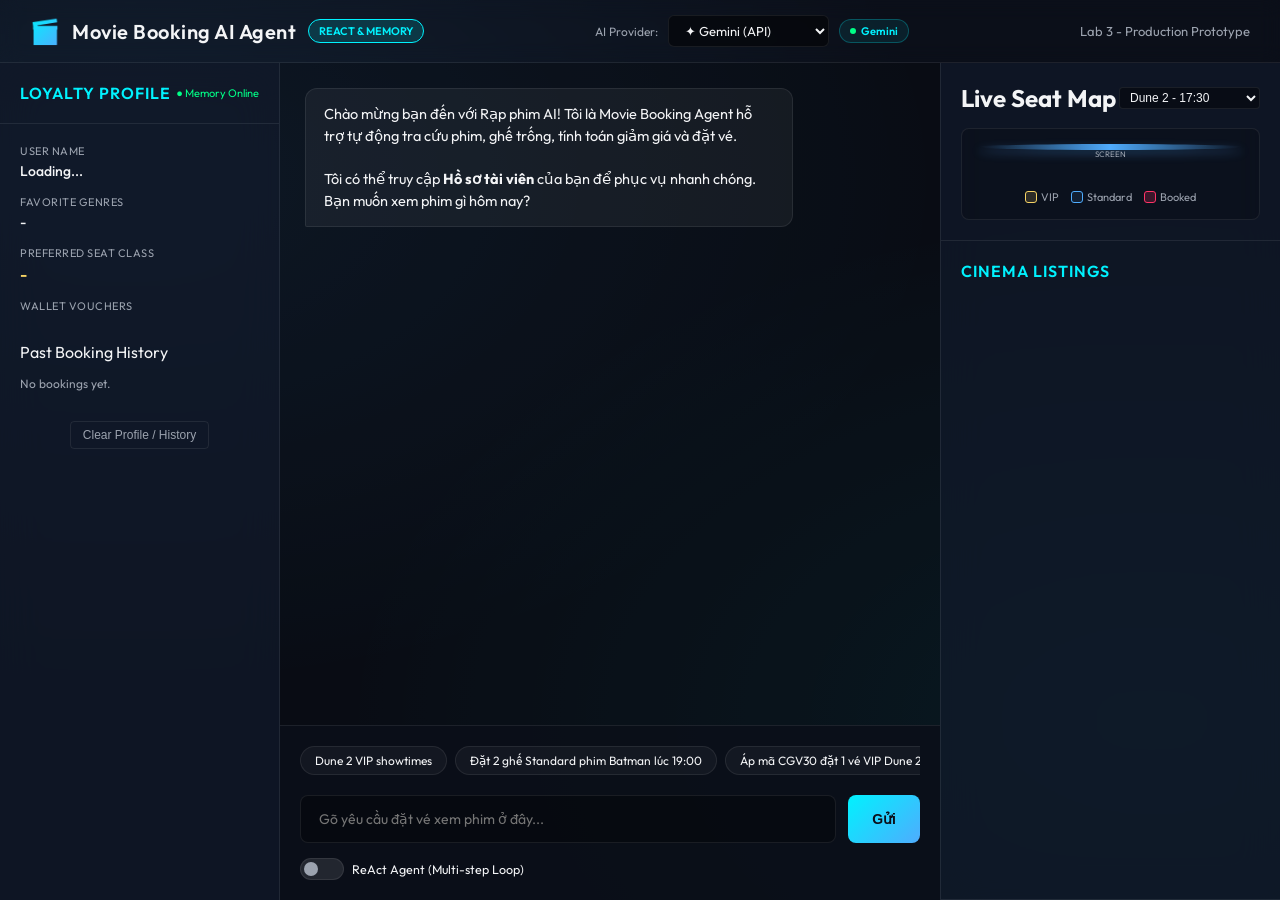
<file: src/static/index.html>
<!DOCTYPE html>
<html lang="vi">
<head>
    <meta charset="UTF-8">
    <meta name="viewport" content="width=device-width, initial-scale=1.0">
    <title>Movie Booking AI Agent - ReAct & Memory</title>
    <!-- Google Fonts -->
    <link href="https://fonts.googleapis.com/css2?family=Outfit:wght@300;400;500;600;700&family=Fira+Code:wght@400;500&display=swap" rel="stylesheet">
    <style>
        :root {
            --bg-color: #0b0f19;
            --panel-bg: rgba(17, 25, 40, 0.75);
            --border-color: rgba(255, 255, 255, 0.08);
            --primary-glow: #00f2fe;
            --secondary-glow: #4facfe;
            --accent-gold: #f6d365;
            --accent-red: #ff3366;
            --accent-green: #00ff87;
            --text-color: #f3f4f6;
            --text-muted: #9ca3af;
        }

        * {
            box-sizing: border-box;
            margin: 0;
            padding: 0;
        }

        body {
            font-family: 'Outfit', sans-serif;
            background-color: var(--bg-color);
            background-image: 
                radial-gradient(at 10% 20%, rgba(79, 172, 254, 0.1) 0px, transparent 50%),
                radial-gradient(at 90% 80%, rgba(0, 242, 254, 0.08) 0px, transparent 50%);
            color: var(--text-color);
            height: 100vh;
            display: flex;
            flex-direction: column;
            overflow: hidden;
        }

        /* Header */
        header {
            padding: 15px 30px;
            display: flex;
            justify-content: space-between;
            align-items: center;
            border-bottom: 1px solid var(--border-color);
            backdrop-filter: blur(10px);
            z-index: 10;
        }

        .logo-container {
            display: flex;
            align-items: center;
            gap: 12px;
        }

        .logo-icon {
            font-size: 24px;
            background: linear-gradient(135deg, var(--primary-glow), var(--secondary-glow));
            -webkit-background-clip: text;
            -webkit-text-fill-color: transparent;
            font-weight: 700;
        }

        .logo-title {
            font-size: 20px;
            font-weight: 600;
            letter-spacing: 0.5px;
        }

        .badge-react {
            background: rgba(0, 242, 254, 0.15);
            border: 1px solid var(--primary-glow);
            color: var(--primary-glow);
            padding: 4px 10px;
            border-radius: 20px;
            font-size: 11px;
            font-weight: 600;
            text-transform: uppercase;
        }

        /* App Layout */
        .app-container {
            flex: 1;
            display: grid;
            grid-template-columns: 280px 1fr 340px;
            overflow: hidden;
            min-height: 0;
        }

        /* Sidebar Base */
        .sidebar {
            background: var(--panel-bg);
            border-right: 1px solid var(--border-color);
            display: flex;
            flex-direction: column;
            overflow-y: auto;
            backdrop-filter: blur(20px);
            min-height: 0;
        }

        .sidebar-left {
            border-right: 1px solid var(--border-color);
        }

        .sidebar-right {
            border-left: 1px solid var(--border-color);
            border-right: none;
        }

        .sidebar-header {
            padding: 20px;
            border-bottom: 1px solid var(--border-color);
            display: flex;
            justify-content: space-between;
            align-items: center;
        }

        .sidebar-header h2 {
            font-size: 16px;
            font-weight: 600;
            color: var(--primary-glow);
            text-transform: uppercase;
            letter-spacing: 1px;
        }

        /* Memory Profile */
        .profile-card {
            padding: 20px;
            display: flex;
            flex-direction: column;
            gap: 15px;
        }

        .profile-field {
            display: flex;
            flex-direction: column;
            gap: 4px;
        }

        .profile-field .label {
            font-size: 11px;
            color: var(--text-muted);
            text-transform: uppercase;
            letter-spacing: 0.5px;
        }

        .profile-field .value {
            font-size: 14px;
            font-weight: 500;
        }

        .profile-field .value-vip {
            color: var(--accent-gold);
            font-weight: 600;
        }

        .voucher-tag {
            display: inline-block;
            background: rgba(246, 211, 101, 0.15);
            border: 1px solid var(--accent-gold);
            color: var(--accent-gold);
            padding: 2px 8px;
            border-radius: 4px;
            font-size: 12px;
            font-weight: 600;
            margin-right: 6px;
        }

        .history-list {
            margin-top: 10px;
            display: flex;
            flex-direction: column;
            gap: 8px;
        }

        .history-item {
            background: rgba(255, 255, 255, 0.03);
            border: 1px solid var(--border-color);
            border-radius: 6px;
            padding: 10px;
            font-size: 12px;
        }

        .history-item .id {
            color: var(--primary-glow);
            font-weight: 600;
            margin-bottom: 2px;
        }

        .history-item .details {
            color: var(--text-muted);
        }

        /* Database Sidebar */
        .db-section {
            padding: 20px;
            border-bottom: 1px solid var(--border-color);
            display: flex;
            flex-direction: column;
            gap: 10px;
        }

        .movie-card {
            background: rgba(255, 255, 255, 0.02);
            border: 1px solid var(--border-color);
            border-radius: 8px;
            padding: 15px;
            transition: all 0.3s ease;
        }

        .movie-card:hover {
            border-color: var(--secondary-glow);
            background: rgba(255, 255, 255, 0.04);
        }

        .movie-title {
            font-size: 15px;
            font-weight: 600;
            color: var(--text-color);
            margin-bottom: 5px;
        }

        .movie-meta {
            font-size: 11px;
            color: var(--text-muted);
            margin-bottom: 8px;
        }

        .showtime-pill {
            display: inline-block;
            background: rgba(79, 172, 254, 0.15);
            border: 1px solid rgba(79, 172, 254, 0.3);
            color: var(--secondary-glow);
            padding: 2px 6px;
            border-radius: 4px;
            font-size: 11px;
            font-weight: 500;
            margin-right: 4px;
            margin-bottom: 4px;
        }

        /* Chat Workspace */
        .chat-workspace {
            display: flex;
            flex-direction: column;
            height: 100%;
            background: rgba(5, 7, 12, 0.3);
            position: relative;
            min-height: 0;
            overflow: hidden;
        }

        .chat-messages {
            flex: 1;
            padding: 25px;
            overflow-y: auto;
            overflow-x: hidden;
            display: flex;
            flex-direction: column;
            gap: 20px;
            min-height: 0;
            scroll-behavior: smooth;
        }

        .chat-bubble {
            max-width: 80%;
            border-radius: 12px;
            padding: 14px 18px;
            line-height: 1.5;
            font-size: 14.5px;
            position: relative;
            animation: fadeIn 0.3s ease;
        }

        .chat-bubble-user {
            align-self: flex-end;
            background: linear-gradient(135deg, var(--secondary-glow), #2b5876);
            color: #fff;
            border-bottom-right-radius: 2px;
            box-shadow: 0 4px 15px rgba(79, 172, 254, 0.2);
        }

        .chat-bubble-assistant {
            align-self: flex-start;
            background: rgba(255, 255, 255, 0.05);
            border: 1px solid var(--border-color);
            color: var(--text-color);
            border-bottom-left-radius: 2px;
        }

        /* Trace Logs styling */
        .trace-container {
            margin-top: 10px;
            margin-bottom: 10px;
            border-radius: 8px;
            border: 1px solid var(--border-color);
            overflow: hidden;
            width: 100%;
        }

        .trace-header {
            background: rgba(0, 0, 0, 0.4);
            padding: 8px 12px;
            font-size: 11px;
            color: var(--primary-glow);
            font-weight: 600;
            display: flex;
            justify-content: space-between;
            align-items: center;
            cursor: pointer;
            user-select: none;
        }

        .trace-header::after {
            content: '▶';
            font-size: 9px;
            transition: transform 0.2s;
        }

        .trace-container:not(.collapsed) .trace-header::after {
            transform: rotate(90deg);
        }

        .trace-body {
            background: rgba(0, 0, 0, 0.65);
            padding: 12px;
            font-family: 'Fira Code', monospace;
            font-size: 12px;
            display: flex;
            flex-direction: column;
            gap: 10px;
            border-top: 1px solid var(--border-color);
            max-height: 250px;
            overflow-y: auto;
        }

        .trace-container.collapsed .trace-body {
            display: none;
        }

        .trace-step {
            display: flex;
            flex-direction: column;
            gap: 4px;
        }

        .trace-step .t-thought {
            color: #b5e853;
        }

        .trace-step .t-action {
            color: var(--primary-glow);
            font-weight: 500;
        }

        .trace-step .t-observation {
            color: var(--text-muted);
            background: rgba(255, 255, 255, 0.03);
            padding: 6px;
            border-radius: 4px;
            font-size: 11.5px;
            margin-top: 2px;
            overflow-x: auto;
        }

        /* Input Controls */
        .chat-input-area {
            padding: 20px;
            background: rgba(11, 15, 25, 0.9);
            border-top: 1px solid var(--border-color);
            display: flex;
            flex-direction: column;
            gap: 15px;
        }

        .chat-suggestions {
            display: flex;
            gap: 8px;
            overflow-x: auto;
            padding-bottom: 5px;
        }

        .suggestion-chip {
            background: rgba(255, 255, 255, 0.04);
            border: 1px solid var(--border-color);
            border-radius: 16px;
            padding: 6px 14px;
            font-size: 12px;
            cursor: pointer;
            white-space: nowrap;
            transition: all 0.2s;
        }

        .suggestion-chip:hover {
            border-color: var(--primary-glow);
            background: rgba(0, 242, 254, 0.05);
            color: var(--primary-glow);
        }

        .input-row {
            display: flex;
            gap: 12px;
        }

        .chat-input {
            flex: 1;
            background: rgba(0, 0, 0, 0.3);
            border: 1px solid var(--border-color);
            border-radius: 8px;
            padding: 14px 18px;
            color: #fff;
            font-family: inherit;
            font-size: 14px;
            outline: none;
            transition: border-color 0.2s;
        }

        .chat-input:focus {
            border-color: var(--primary-glow);
            box-shadow: 0 0 10px rgba(0, 242, 254, 0.15);
        }

        .send-btn {
            background: linear-gradient(135deg, var(--primary-glow), var(--secondary-glow));
            border: none;
            border-radius: 8px;
            padding: 0 24px;
            color: #0b0f19;
            font-weight: 600;
            font-size: 14px;
            cursor: pointer;
            transition: opacity 0.2s;
        }

        .send-btn:hover {
            opacity: 0.9;
        }

        /* Mode toggle and Metrics Row */
        .controls-row {
            display: flex;
            justify-content: space-between;
            align-items: center;
            font-size: 12.5px;
        }

        .mode-toggle {
            display: flex;
            align-items: center;
            gap: 8px;
        }

        .switch {
            position: relative;
            display: inline-block;
            width: 44px;
            height: 22px;
        }

        .switch input {
            opacity: 0;
            width: 0;
            height: 0;
        }

        .slider {
            position: absolute;
            cursor: pointer;
            top: 0;
            left: 0;
            right: 0;
            bottom: 0;
            background-color: rgba(255, 255, 255, 0.1);
            transition: .3s;
            border-radius: 34px;
            border: 1px solid var(--border-color);
        }

        .slider:before {
            position: absolute;
            content: "";
            height: 14px;
            width: 14px;
            left: 3px;
            bottom: 3px;
            background-color: var(--text-muted);
            transition: .3s;
            border-radius: 50%;
        }

        input:checked + .slider {
            background-color: rgba(0, 242, 254, 0.2);
            border-color: var(--primary-glow);
        }

        input:checked + .slider:before {
            transform: translateX(22px);
            background-color: var(--primary-glow);
        }

        .metrics-container {
            display: flex;
            gap: 15px;
            color: var(--text-muted);
            font-size: 11.5px;
        }

        .metric-item span {
            color: var(--secondary-glow);
            font-weight: 600;
        }

        /* Seating Map inside Right Sidebar */
        .seating-section {
            padding: 20px;
            border-bottom: 1px solid var(--border-color);
        }

        .seat-map-wrapper {
            margin-top: 15px;
            background: rgba(0, 0, 0, 0.2);
            border: 1px solid var(--border-color);
            border-radius: 8px;
            padding: 15px;
            display: flex;
            flex-direction: column;
            align-items: center;
            gap: 15px;
        }

        .screen {
            width: 100%;
            height: 6px;
            background: linear-gradient(to right, transparent, var(--secondary-glow), transparent);
            border-radius: 50%;
            box-shadow: 0 4px 10px rgba(79, 172, 254, 0.3);
            text-align: center;
            font-size: 8px;
            color: var(--text-muted);
            line-height: 20px;
            margin-bottom: 10px;
        }

        .seat-grid {
            display: grid;
            grid-template-columns: repeat(5, 1fr);
            gap: 8px;
        }

        .seat {
            width: 32px;
            height: 30px;
            border-radius: 6px;
            display: flex;
            align-items: center;
            justify-content: center;
            font-size: 10px;
            font-weight: 600;
            cursor: default;
            transition: all 0.2s;
        }

        .seat.vip {
            border: 1px solid var(--accent-gold);
            background: rgba(246, 211, 101, 0.1);
            color: var(--accent-gold);
        }

        .seat.standard {
            border: 1px solid var(--secondary-glow);
            background: rgba(79, 172, 254, 0.1);
            color: var(--secondary-glow);
        }

        .seat.booked {
            background: rgba(255, 51, 102, 0.2) !important;
            border: 1px solid var(--accent-red) !important;
            color: var(--accent-red) !important;
            text-decoration: line-through;
        }

        .seat-legend {
            display: flex;
            gap: 12px;
            font-size: 11px;
            color: var(--text-muted);
        }

        .legend-item {
            display: flex;
            align-items: center;
            gap: 4px;
        }

        .legend-color {
            width: 12px;
            height: 12px;
            border-radius: 3px;
        }

        /* Utilities */
        .btn-reset {
            background: transparent;
            border: 1px solid var(--border-color);
            color: var(--text-muted);
            padding: 6px 12px;
            border-radius: 4px;
            font-size: 12px;
            cursor: pointer;
            transition: all 0.2s;
            margin-top: 15px;
            width: fit-content;
            align-self: center;
        }

        .btn-reset:hover {
            border-color: var(--accent-red);
            color: var(--accent-red);
            background: rgba(255, 51, 102, 0.05);
        }

        .typing-loader {
            display: flex;
            gap: 4px;
            align-items: center;
            padding: 8px 12px;
        }

        .typing-loader span {
            width: 8px;
            height: 8px;
            background-color: var(--text-muted);
            border-radius: 50%;
            animation: bounce 1.4s infinite ease-in-out both;
        }

        .typing-loader span:nth-child(1) { animation-delay: -0.32s; }
        .typing-loader span:nth-child(2) { animation-delay: -0.16s; }

        @keyframes bounce {
            0%, 80%, 100% { transform: scale(0); }
            40% { transform: scale(1.0); }
        }

        @keyframes fadeIn {
            from { opacity: 0; transform: translateY(5px); }
            to { opacity: 1; transform: translateY(0); }
        }

        ::-webkit-scrollbar {
            width: 6px;
            height: 6px;
        }
        ::-webkit-scrollbar-track {
            background: transparent;
        }
        ::-webkit-scrollbar-thumb {
            background: rgba(255, 255, 255, 0.1);
            border-radius: 3px;
        }
        ::-webkit-scrollbar-thumb:hover {
            background: rgba(255, 255, 255, 0.2);
        }

        .seat-map-header {
            display: flex;
            justify-content: space-between;
            align-items: center;
        }

        .seat-map-select {
            background: rgba(0, 0, 0, 0.4);
            border: 1px solid var(--border-color);
            color: var(--text-color);
            font-size: 12px;
            padding: 2px 6px;
            border-radius: 4px;
            outline: none;
        }

        /* Provider selector in header */
        .provider-selector {
            display: flex;
            align-items: center;
            gap: 10px;
            font-size: 13px;
        }

        .provider-selector label {
            color: var(--text-muted);
            font-size: 12px;
            white-space: nowrap;
        }

        #provider-select {
            background: rgba(0, 0, 0, 0.5);
            border: 1px solid var(--border-color);
            color: var(--text-color);
            font-size: 13px;
            font-family: inherit;
            padding: 6px 12px;
            border-radius: 6px;
            outline: none;
            cursor: pointer;
            transition: border-color 0.2s;
        }

        #provider-select:hover,
        #provider-select:focus {
            border-color: var(--primary-glow);
        }

        .provider-badge {
            display: inline-flex;
            align-items: center;
            gap: 5px;
            background: rgba(0, 242, 254, 0.08);
            border: 1px solid rgba(0, 242, 254, 0.25);
            color: var(--primary-glow);
            padding: 4px 10px;
            border-radius: 20px;
            font-size: 11px;
            font-weight: 600;
        }

        .provider-badge .dot {
            width: 6px;
            height: 6px;
            border-radius: 50%;
            background: var(--accent-green);
            animation: pulse 2s infinite;
        }

        @keyframes pulse {
            0%, 100% { opacity: 1; }
            50%       { opacity: 0.3; }
        }

        /* YouTube video player container */
        .video-container {
            margin-top: 12px;
            position: relative;
            padding-bottom: 56.25%; /* 16:9 Aspect Ratio */
            height: 0;
            overflow: hidden;
            border-radius: 12px;
            border: 1px solid var(--border-color);
            box-shadow: 0 8px 32px 0 rgba(0, 242, 254, 0.15);
            background: rgba(0, 0, 0, 0.4);
            backdrop-filter: blur(4px);
            transition: all 0.3s ease;
            max-width: 520px;
            width: 100%;
        }
        .video-container:hover {
            box-shadow: 0 8px 32px 0 rgba(0, 242, 254, 0.3);
            border-color: var(--primary-glow);
            transform: translateY(-2px);
        }
        .video-container iframe {
            position: absolute;
            top: 0;
            left: 0;
            width: 100%;
            height: 100%;
            border: 0;
        }
    </style>
</head>
<body>

    <header>
        <div class="logo-container">
            <span class="logo-icon">🎬</span>
            <h1 class="logo-title">Movie Booking AI Agent</h1>
            <span class="badge-react">ReAct & Memory</span>
        </div>

        <!-- Provider Selector -->
        <div class="provider-selector">
            <label for="provider-select">AI Provider:</label>
            <select id="provider-select" onchange="onProviderChange()">
                <option value="google">✦ Gemini (API)</option>
                <option value="openai">◈ OpenAI (API)</option>
                <option value="local">⬡ Local Phi-3 (CPU)</option>
            </select>
            <span class="provider-badge" id="active-provider-badge">
                <span class="dot"></span>
                <span id="badge-label">Gemini</span>
            </span>
        </div>

        <div style="font-size: 13px; color: var(--text-muted)">
            Lab 3 - Production Prototype
        </div>
    </header>

    <div class="app-container">
        
        <!-- Left Sidebar: Memory Profile -->
        <aside class="sidebar sidebar-left">
            <div class="sidebar-header">
                <h2>Loyalty Profile</h2>
                <span style="font-size: 11px; color: var(--accent-green)">● Memory Online</span>
            </div>
            
            <div class="profile-card" id="profile-container">
                <div class="profile-field">
                    <span class="label">User Name</span>
                    <span class="value" id="p-name">Loading...</span>
                </div>
                <div class="profile-field">
                    <span class="label">Favorite Genres</span>
                    <span class="value" id="p-genres">-</span>
                </div>
                <div class="profile-field">
                    <span class="label">Preferred Seat Class</span>
                    <span class="value-vip" id="p-seat">-</span>
                </div>
                <div class="profile-field">
                    <span class="label">Wallet Vouchers</span>
                    <div id="p-vouchers">
                        <!-- Vouchers will list here -->
                    </div>
                </div>
                
                <div style="display: flex; flex-direction: column; gap: 4px; margin-top: 10px;">
                    <span class="label">Past Booking History</span>
                    <div class="history-list" id="p-bookings">
                        <span style="font-size: 12px; color: var(--text-muted)">No bookings yet.</span>
                    </div>
                </div>
                
                <button class="btn-reset" onclick="resetMemory()">Clear Profile / History</button>
            </div>
        </aside>

        <!-- Central Chat Workspace -->
        <main class="chat-workspace">
            <div class="chat-messages" id="chat-messages">
                <!-- Welcome Message -->
                <div class="chat-bubble chat-bubble-assistant">
                    Chào mừng bạn đến với Rạp phim AI! Tôi là Movie Booking Agent hỗ trợ tự động tra cứu phim, ghế trống, tính toán giảm giá và đặt vé. 
                    <br><br>
                    Tôi có thể truy cập <strong>Hồ sơ tài viên</strong> của bạn để phục vụ nhanh chóng. Bạn muốn xem phim gì hôm nay?
                </div>
            </div>

            <div class="chat-input-area">
                <!-- Suggestions -->
                <div class="chat-suggestions">
                    <div class="suggestion-chip" onclick="applySuggestion(this)">Dune 2 VIP showtimes</div>
                    <div class="suggestion-chip" onclick="applySuggestion(this)">Đặt 2 ghế Standard phim Batman lúc 19:00</div>
                    <div class="suggestion-chip" onclick="applySuggestion(this)">Áp mã CGV30 đặt 1 vé VIP Dune 2 lúc 17:30</div>
                    <div class="suggestion-chip" onclick="applySuggestion(this)">Doctor Strange có chiếu mấy giờ vậy?</div>
                </div>

                <!-- Input box -->
                <div class="input-row">
                    <input type="text" class="chat-input" id="chat-input" placeholder="Gõ yêu cầu đặt vé xem phim ở đây..." onkeydown="handleKeyDown(event)">
                    <button class="send-btn" onclick="sendMessage()">Gửi</button>
                </div>

                <!-- Controls & Telemetry -->
                <div class="controls-row">
                    <div class="mode-toggle">
                        <label class="switch">
                            <input type="checkbox" id="mode-checkbox">
                            <span class="slider"></span>
                        </label>
                        <span id="mode-label">ReAct Agent (Multi-step Loop)</span>
                    </div>
                    
                    <div class="metrics-container" id="metrics-container" style="display: none;">
                        <div class="metric-item">Latency: <span id="m-latency">0ms</span></div>
                        <div class="metric-item">Steps: <span id="m-steps">0</span></div>
                        <div class="metric-item">Tokens: <span id="m-tokens">0</span></div>
                        <div class="metric-item">Cost: <span id="m-cost">$0.00</span></div>
                    </div>
                </div>
            </div>
        </main>

        <!-- Right Sidebar: Interactive Seats & Movies -->
        <aside class="sidebar sidebar-right">
            
            <!-- Seat Map Section -->
            <div class="seating-section">
                <div class="seat-map-header">
                    <h2>Live Seat Map</h2>
                    <select class="seat-map-select" id="seat-selector" onchange="loadDatabase()">
                        <option value="dune 2_17:30">Dune 2 - 17:30</option>
                        <option value="dune 2_20:30">Dune 2 - 20:30</option>
                        <option value="batman_19:00">The Batman - 19:00</option>
                        <option value="spider-man_15:00">Spider-Man - 15:00</option>
                    </select>
                </div>
                
                <div class="seat-map-wrapper">
                    <div class="screen">SCREEN</div>
                    <div class="seat-grid" id="seat-grid">
                        <!-- Seats dynamically generated here -->
                    </div>
                    <div class="seat-legend">
                        <div class="legend-item">
                            <div class="legend-color" style="background: rgba(246, 211, 101, 0.15); border: 1px solid var(--accent-gold)"></div>
                            <span>VIP</span>
                        </div>
                        <div class="legend-item">
                            <div class="legend-color" style="background: rgba(79, 172, 254, 0.1); border: 1px solid var(--secondary-glow)"></div>
                            <span>Standard</span>
                        </div>
                        <div class="legend-item">
                            <div class="legend-color" style="background: rgba(255, 51, 102, 0.2); border: 1px solid var(--accent-red)"></div>
                            <span>Booked</span>
                        </div>
                    </div>
                </div>
            </div>

            <!-- Movies Database Section -->
            <div class="sidebar-header" style="border-bottom: none; padding-bottom: 5px;">
                <h2>Cinema Listings</h2>
            </div>
            <div class="db-section" id="movie-listings" style="overflow-y: auto; flex: 1;">
                <!-- Movies listed here -->
            </div>
        </aside>

    </div>

    <script>
        const API_BASE = "http://localhost:5000";

        // Load page components on boot
        window.addEventListener('DOMContentLoaded', () => {
            loadProfile();
            loadDatabase();
            
            // Mode toggle label listener
            document.getElementById('mode-checkbox').addEventListener('change', function() {
                const label = document.getElementById('mode-label');
                if (this.checked) {
                    label.innerText = "Baseline Chatbot (Single-Turn)";
                    label.style.color = "var(--text-muted)";
                } else {
                    label.innerText = "ReAct Agent (Multi-step Loop)";
                    label.style.color = "var(--primary-glow)";
                }
            });
        });

        // Load profile (Long term memory)
        async function loadProfile() {
            try {
                const res = await fetch(`${API_BASE}/api/profile`);
                const profile = await res.json();
                
                document.getElementById('p-name').innerText = profile.user_name || "Khách hàng";
                document.getElementById('p-genres').innerText = (profile.favorite_genres || []).join(", ");
                document.getElementById('p-seat').innerText = profile.preferred_seat_type || "Standard";
                
                // Render vouchers
                const voucherDiv = document.getElementById('p-vouchers');
                voucherDiv.innerHTML = '';
                (profile.saved_vouchers || []).forEach(v => {
                    const tag = document.createElement('span');
                    tag.className = 'voucher-tag';
                    tag.innerText = v;
                    voucherDiv.appendChild(tag);
                });
                if ((profile.saved_vouchers || []).length === 0) {
                    voucherDiv.innerHTML = '<span style="font-size:12px;color:var(--text-muted)">None</span>';
                }

                // Render bookings
                const bookingDiv = document.getElementById('p-bookings');
                bookingDiv.innerHTML = '';
                const bookings = profile.past_bookings || [];
                if (bookings.length === 0) {
                    bookingDiv.innerHTML = '<span style="font-size: 12px; color: var(--text-muted)">No bookings yet.</span>';
                } else {
                    bookings.slice(-3).reverse().forEach(b => { // Show last 3
                        const item = document.createElement('div');
                        item.className = 'history-item';
                        item.innerHTML = `
                            <div class="id">${b.booking_id}</div>
                            <div class="details">${b.movie} (${b.showtime}) - Ghế: ${b.seats.join(', ')}</div>
                            <div class="details" style="color:var(--accent-green); font-size:11px">${b.total_price.toLocaleString()} VND</div>
                        `;
                        bookingDiv.appendChild(item);
                    });
                }
            } catch (err) {
                console.error("Error loading profile:", err);
            }
        }

        // Load Movies and Seats
        async function loadDatabase() {
            try {
                const res = await fetch(`${API_BASE}/api/database`);
                const db = await res.json();
                
                // 1. Render movies
                const movieList = document.getElementById('movie-listings');
                movieList.innerHTML = '';
                
                Object.keys(db.movies).forEach(key => {
                    const movie = db.movies[key];
                    const card = document.createElement('div');
                    card.className = 'movie-card';
                    
                    const showtimesHtml = movie.showtimes.map(t => `<span class="showtime-pill">${t}</span>`).join('');
                    
                    card.innerHTML = `
                        <div class="movie-title">${movie.title}</div>
                        <div class="movie-meta">${movie.genre}</div>
                        <div style="margin-bottom:8px; font-size:12px; line-height:1.4">${movie.description}</div>
                        <div style="margin-bottom:8px; font-size:11px; color:var(--accent-gold)">Standard: ${movie.prices.Standard.toLocaleString()} | VIP: ${movie.prices.VIP.toLocaleString()} VND</div>
                        <div>${showtimesHtml}</div>
                    `;
                    movieList.appendChild(card);
                });

                // 2. Render Seat Map
                const activeKey = document.getElementById('seat-selector').value;
                const seatGrid = document.getElementById('seat-grid');
                seatGrid.innerHTML = '';
                
                const seats = db.seats[activeKey] || {};
                
                // Sort keys alphabetically so seat grid maps correctly
                const seatIds = Object.keys(seats).sort();
                
                seatIds.forEach(id => {
                    const status = seats[id];
                    const seatEl = document.createElement('div');
                    
                    const isVip = id.startsWith('A');
                    seatEl.className = `seat ${isVip ? 'vip' : 'standard'} ${status.toLowerCase() === 'booked' ? 'booked' : ''}`;
                    seatEl.innerText = id;
                    seatEl.title = `${id} - ${status} (${isVip ? 'VIP' : 'Standard'})`;
                    
                    seatGrid.appendChild(seatEl);
                });
                
            } catch (err) {
                console.error("Error loading movie listings:", err);
            }
        }

        // Send Message
        async function sendMessage() {
            const input = document.getElementById('chat-input');
            const message = input.value.trim();
            if (!message) return;

            input.value = '';
            
            // Render user bubble
            appendMessage(message, 'user');
            
            // Show typing indicator
            const loaderId = appendTypingIndicator();
            
            // Call API
            const useChatbot = document.getElementById('mode-checkbox').checked;
            const provider   = document.getElementById('provider-select').value;
            
            try {
                const response = await fetch(`${API_BASE}/api/chat`, {
                    method: 'POST',
                    headers: { 'Content-Type': 'application/json' },
                    body: JSON.stringify({ message: message, use_chatbot: useChatbot, provider: provider })
                });
                const data = await response.json();
                
                // Remove loader
                document.getElementById(loaderId).remove();
                
                if (data.error) {
                    appendMessage(`Error: ${data.error}`, 'assistant');
                    return;
                }

                // If ReAct loop, append trace
                if (data.trace && data.trace.length > 0) {
                    appendTrace(data.trace);
                }
                
                // Append final answer
                appendMessage(data.response, 'assistant');
                
                // Show telemetry metrics
                document.getElementById('metrics-container').style.display = 'flex';
                document.getElementById('m-latency').innerText = `${data.metrics.latency_ms}ms`;
                document.getElementById('m-steps').innerText = data.metrics.steps;
                document.getElementById('m-tokens').innerText = data.metrics.total_tokens;
                document.getElementById('m-cost').innerText = `$${data.metrics.cost.toFixed(4)}`;
                
                // Update active provider badge from response
                if (data.provider) {
                    updateProviderBadge(data.provider);
                }
                
                // Reload UI database and profile
                loadProfile();
                // Always reload seat database to reflect booking state changes
                loadDatabase();
                
                // Attempt to auto-switch seat selector if the query refers to a specific movie and showtime
                detectAndSwitchSeatMap(message);
                
            } catch (err) {
                console.error(err);
                document.getElementById(loaderId).remove();
                appendMessage("❌ Error: Could not connect to the booking services.", "assistant");
            }
        }

        // Detect query entities and swap seat selector
        function detectAndSwitchSeatMap(msg) {
            const msgLower = msg.toLowerCase();
            const selector = document.getElementById('seat-selector');
            
            let movie = "";
            let time = "";
            
            if (msgLower.includes("batman") || msgLower.includes("the batman")) movie = "batman";
            else if (msgLower.includes("dune") || msgLower.includes("dune 2")) movie = "dune 2";
            else if (msgLower.includes("spider") || msgLower.includes("spider-man")) movie = "spider-man";
            
            if (msgLower.includes("17:30")) time = "17:30";
            else if (msgLower.includes("20:30")) time = "20:30";
            else if (msgLower.includes("19:00")) time = "19:00";
            else if (msgLower.includes("15:00")) time = "15:00";

            if (movie && time) {
                const key = `${movie}_${time}`;
                // Check if key is option in selector
                for (let i=0; i<selector.options.length; i++) {
                    if (selector.options[i].value === key) {
                        selector.selectedIndex = i;
                        loadDatabase();
                        break;
                    }
                }
            }
            // Note: loadDatabase() is already called unconditionally in sendMessage()
        }

        function scrollToBottom() {
            const chatLog = document.getElementById('chat-messages');
            // Timeout to yield thread and let browser update layout
            setTimeout(() => {
                chatLog.scrollTop = chatLog.scrollHeight;
            }, 30);
            setTimeout(() => {
                chatLog.scrollTop = chatLog.scrollHeight;
            }, 100);
        }

        function appendMessage(text, role) {
            const chatLog = document.getElementById('chat-messages');
            const bubble = document.createElement('div');
            bubble.className = `chat-bubble chat-bubble-${role}`;
            
            // Format line breaks
            let formattedText = text.replace(/\n/g, '<br>');
            
            // Detect various forms of YouTube trailer links
            const ytEmbedRegex = /https:\/\/www\.youtube\.com\/embed\/([a-zA-Z0-9_-]+)/i;
            const ytWatchRegex = /https:\/\/www\.youtube\.com\/watch\?v=([a-zA-Z0-9_-]+)/i;
            const ytBeRegex = /https:\/\/youtu\.be\/([a-zA-Z0-9_-]+)/i;
            
            let ytVideoId = null;
            let match;
            
            if ((match = ytEmbedRegex.exec(text)) !== null) {
                ytVideoId = match[1];
            } else if ((match = ytWatchRegex.exec(text)) !== null) {
                ytVideoId = match[1];
            } else if ((match = ytBeRegex.exec(text)) !== null) {
                ytVideoId = match[1];
            }
            
            // Replace links with styled anchor tags if they are just raw text links
            formattedText = formattedText.replace(/https:\/\/(www\.)?(youtube\.com|youtu\.be)\/[^\s<]+/gi, (url) => {
                return `<a href="${url}" target="_blank" style="color: var(--primary-glow); text-decoration: underline; font-weight: 500;">${url}</a>`;
            });
            
            bubble.innerHTML = formattedText;
            
            // If YouTube video ID is found, append the premium video player container
            if (ytVideoId) {
                const videoContainer = document.createElement('div');
                videoContainer.className = 'video-container';
                videoContainer.innerHTML = `
                    <iframe 
                        src="https://www.youtube.com/embed/${ytVideoId}?autoplay=0&rel=0" 
                        title="YouTube video player" 
                        frameborder="0" 
                        allow="accelerometer; autoplay; clipboard-write; encrypted-media; gyroscope; picture-in-picture; web-share" 
                        allowfullscreen>
                    </iframe>
                `;
                bubble.appendChild(videoContainer);
            }
            
            chatLog.appendChild(bubble);
            scrollToBottom();
        }

        function appendTypingIndicator() {
            const chatLog = document.getElementById('chat-messages');
            const container = document.createElement('div');
            const loaderId = 'loader_' + Date.now();
            container.id = loaderId;
            container.className = 'chat-bubble chat-bubble-assistant';
            container.innerHTML = `
                <div class="typing-loader">
                    <span></span>
                    <span></span>
                    <span></span>
                </div>
            `;
            chatLog.appendChild(container);
            scrollToBottom();
            return loaderId;
        }

        // Render structured ReAct steps in chat log
        function appendTrace(trace) {
            const chatLog = document.getElementById('chat-messages');
            const traceContainer = document.createElement('div');
            traceContainer.className = 'trace-container collapsed';
            
            const traceId = 'trace_' + Date.now();
            traceContainer.id = traceId;
            
            let stepsHtml = '';
            trace.forEach(step => {
                let stepDetails = '';
                if (step.thought) {
                    stepDetails += `<div class="t-thought">🧠 [Thought] ${step.thought}</div>`;
                }
                if (step.tool) {
                    stepDetails += `<div class="t-action">🛠️ [Action] Call <u>${step.tool}</u> with ${JSON.stringify(step.arguments)}</div>`;
                }
                if (step.observation) {
                    stepDetails += `<div class="t-observation">📡 [Observation] ${step.observation}</div>`;
                }
                if (step.final_answer) {
                    stepDetails += `<div class="t-thought">🏁 [Final Decision] Formulating answer...</div>`;
                }
                if (step.error) {
                    stepDetails += `<div class="t-observation" style="color:var(--accent-red)">⚠️ [Parser Error] ${step.error}</div>`;
                }
                
                stepsHtml += `
                    <div class="trace-step" style="border-bottom: 1px solid rgba(255,255,255,0.05); padding-bottom: 10px; margin-bottom: 10px;">
                        <div style="color:var(--secondary-glow); font-size:10px; margin-bottom:4px">STEP ${step.step + 1}</div>
                        ${stepDetails}
                    </div>
                `;
            });

            traceContainer.innerHTML = `
                <div class="trace-header" onclick="toggleTrace('${traceId}')">
                    <span>🕵️ ReAct Agent Loop Reasoning (${trace.length} turns)</span>
                </div>
                <div class="trace-body">
                    ${stepsHtml}
                </div>
            `;
            
            chatLog.appendChild(traceContainer);
            scrollToBottom();
        }

        function toggleTrace(id) {
            const el = document.getElementById(id);
            if (el.classList.contains('collapsed')) {
                el.classList.remove('collapsed');
                scrollToBottom();
            } else {
                el.classList.add('collapsed');
            }
        }

        function resetMemory() {
            if (confirm("Bạn có chắc chắn muốn xóa toàn bộ lịch sử trò chuyện và giao dịch đặt vé trong hồ sơ không?")) {
                fetch(`${API_BASE}/api/reset`, {
                    method: 'POST',
                    headers: { 'Content-Type': 'application/json' },
                    body: JSON.stringify({ reset_profile: true })
                })
                .then(res => res.json())
                .then(data => {
                    alert("Đã reset memory!");
                    document.getElementById('chat-messages').innerHTML = `
                        <div class="chat-bubble chat-bubble-assistant">
                            Đã làm mới bộ nhớ. Tôi có thể hỗ trợ bạn tìm kiếm thông tin phim ảnh và đặt vé xem phim ngay bây giờ!
                        </div>
                    `;
                    document.getElementById('metrics-container').style.display = 'none';
                    loadProfile();
                    loadDatabase();
                });
            }
        }

        function handleKeyDown(e) {
            if (e.key === 'Enter') {
                sendMessage();
            }
        }

        function applySuggestion(el) {
            document.getElementById('chat-input').value = el.innerText;
            document.getElementById('chat-input').focus();
        }

        // Update badge when provider dropdown changes or response confirms the active provider
        const PROVIDER_LABELS = {
            google: 'Gemini',
            openai: 'OpenAI',
            local:  'Phi-3 Local'
        };

        function updateProviderBadge(providerKey) {
            const label = PROVIDER_LABELS[providerKey] || providerKey;
            document.getElementById('badge-label').innerText = label;
        }

        function onProviderChange() {
            const val = document.getElementById('provider-select').value;
            updateProviderBadge(val);
        }
    </script>
</body>
</html>
</file>
